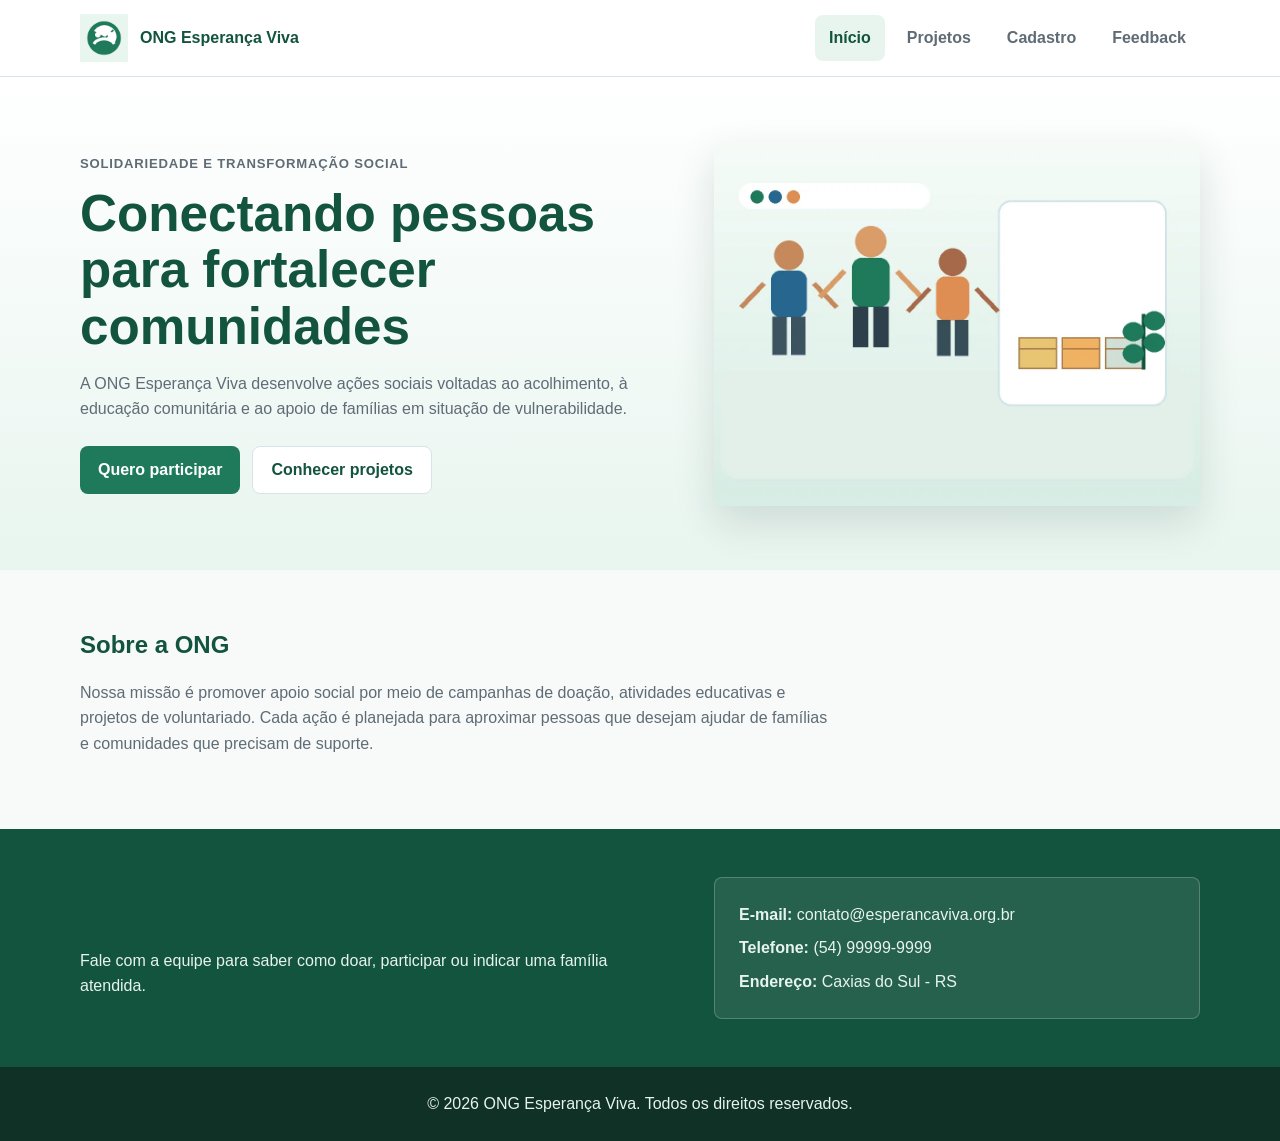
<file: index.html>
<!DOCTYPE html>
<html lang="pt-BR">
<head>
  <meta charset="UTF-8">
  <meta name="viewport" content="width=device-width, initial-scale=1.0">
  <meta name="description" content="Página inicial da ONG Esperança Viva, com informações institucionais e dados de contato.">
  <title>ONG Esperança Viva</title>
  <link rel="stylesheet" href="assets/css/style.css">
</head>
<body>
  <header class="topo">
    <div class="container barra-topo">
      <a class="marca" href="index.html" aria-label="Página inicial da ONG Esperança Viva">
        <picture>
          <source srcset="assets/img/logo.webp" type="image/webp">
          <img src="assets/img/logo.png" alt="Logotipo da ONG Esperança Viva">
        </picture>
        <span>ONG Esperança Viva</span>
      </a>

      <nav aria-label="Menu principal">
        <ul class="menu">
          <li><a href="index.html" aria-current="page">Início</a></li>
          <li><a href="projetos.html">Projetos</a></li>
          <li><a href="cadastro.html">Cadastro</a></li>
          <li><a href="feedback.html">Feedback</a></li>
        </ul>
      </nav>
    </div>
  </header>

  <main>
    <section class="hero">
      <div class="container hero-grid">
        <div class="hero-texto">
          <p class="etiqueta">Solidariedade e transformação social</p>
          <h1>Conectando pessoas para fortalecer comunidades</h1>
          <p>
            A ONG Esperança Viva desenvolve ações sociais voltadas ao acolhimento,
            à educação comunitária e ao apoio de famílias em situação de vulnerabilidade.
          </p>
          <div class="acoes">
            <a class="botao primario" href="cadastro.html">Quero participar</a>
            <a class="botao secundario" href="projetos.html">Conhecer projetos</a>
          </div>
        </div>

        <picture class="imagem-destaque">
          <source srcset="assets/img/institucional.webp" type="image/webp">
          <img src="assets/img/institucional.jpg" alt="Voluntários organizando doações para uma ação social comunitária">
        </picture>
      </div>
    </section>

    <section class="container secao" aria-labelledby="titulo-sobre">
      <div class="conteudo-limitado">
        <h2 id="titulo-sobre">Sobre a ONG</h2>
        <p>
          Nossa missão é promover apoio social por meio de campanhas de doação,
          atividades educativas e projetos de voluntariado. Cada ação é planejada
          para aproximar pessoas que desejam ajudar de famílias e comunidades que
          precisam de suporte.
        </p>
      </div>
    </section>

    <section class="faixa-contato" aria-labelledby="titulo-contato">
      <div class="container contato-grid">
        <div>
          <h2 id="titulo-contato">Entre em contato</h2>
          <p>Fale com a equipe para saber como doar, participar ou indicar uma família atendida.</p>
        </div>

        <address class="dados-contato">
          <p><strong>E-mail:</strong> contato@esperancaviva.org.br</p>
          <p><strong>Telefone:</strong> (54) 99999-9999</p>
          <p><strong>Endereço:</strong> Caxias do Sul - RS</p>
        </address>
      </div>
    </section>
  </main>

  <footer class="rodape">
    <div class="container">
      <p>&copy; 2026 ONG Esperança Viva. Todos os direitos reservados.</p>
    </div>
  </footer>
</body>
</html>
</file>
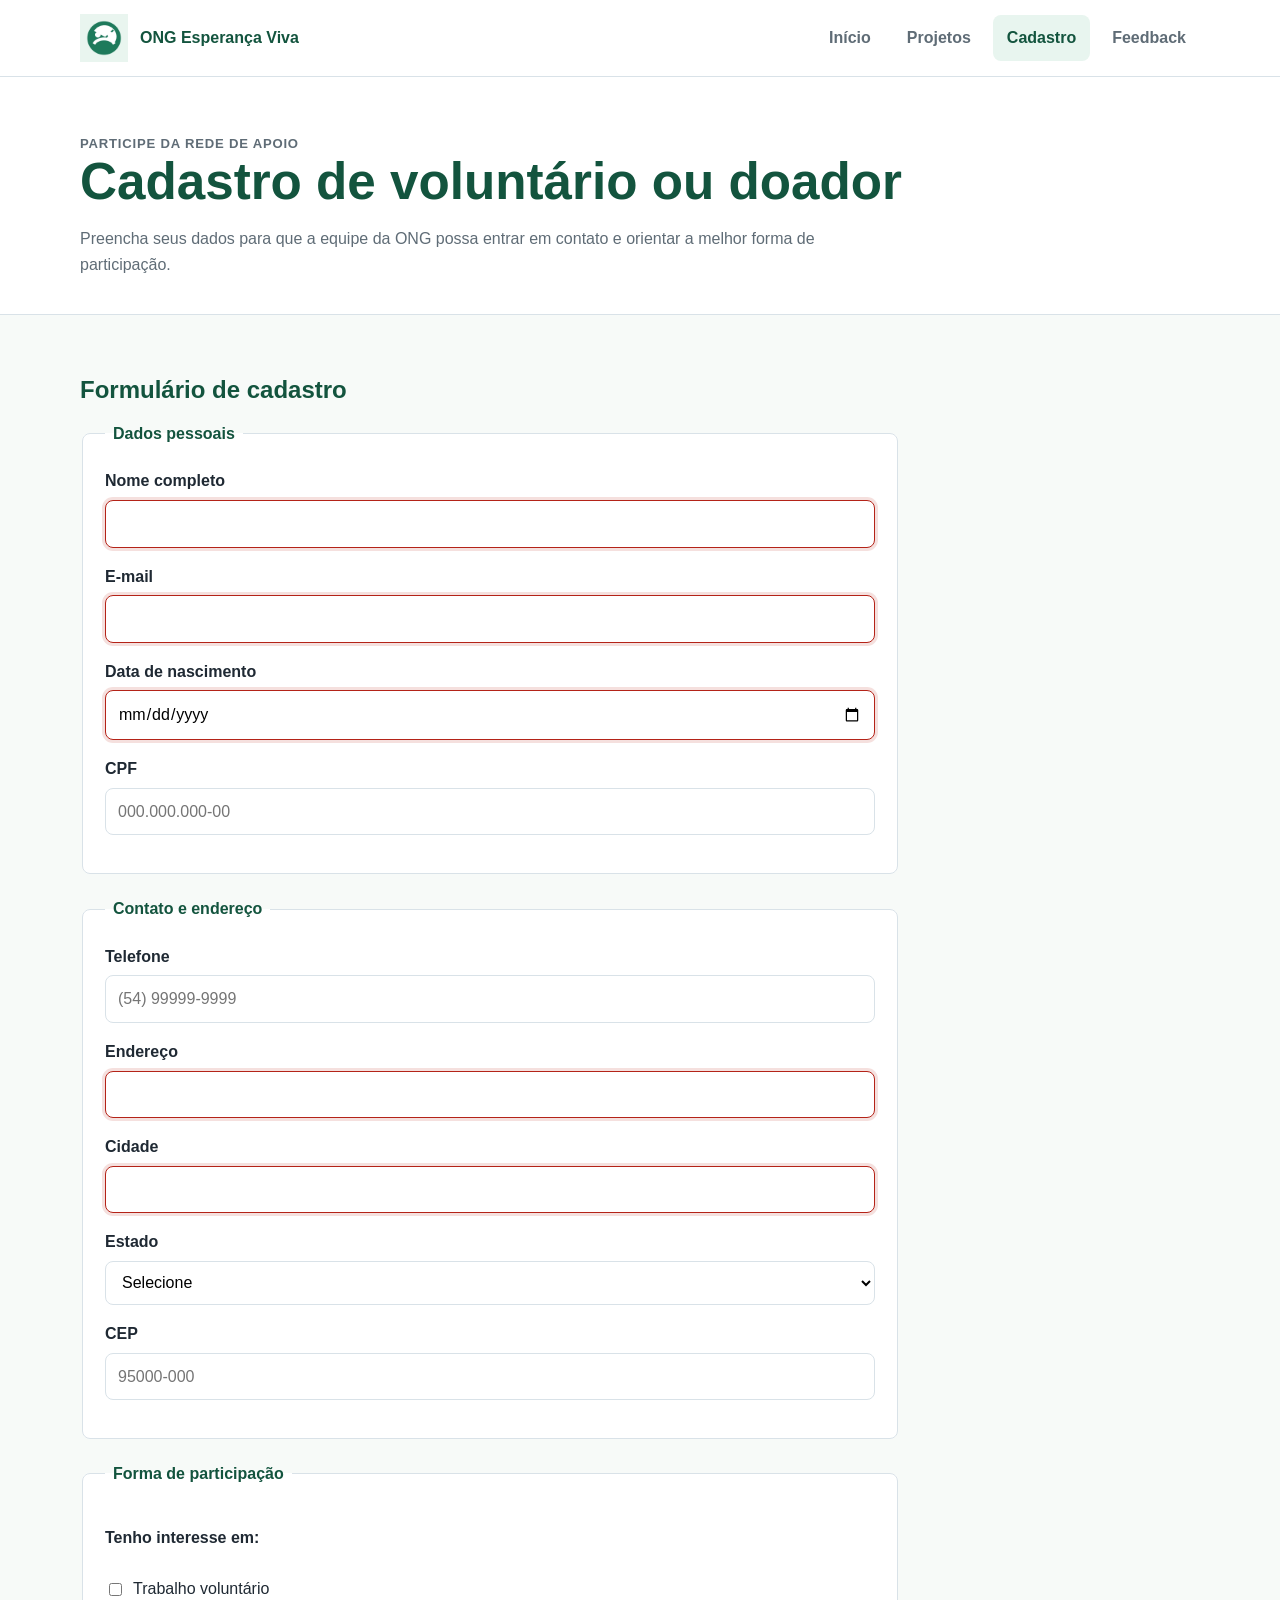
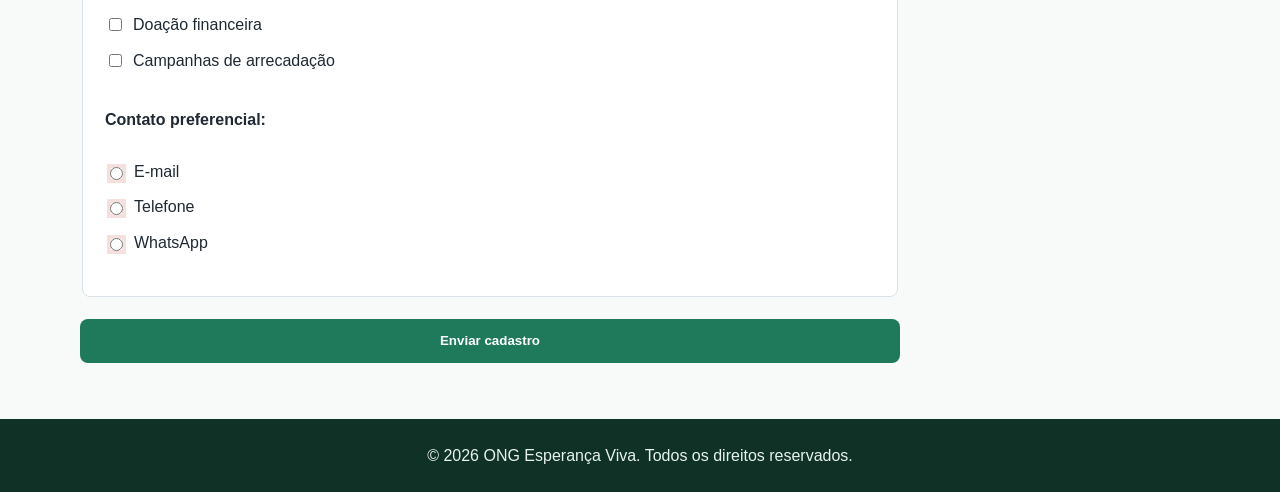
<file: cadastro.html>
<!DOCTYPE html>
<html lang="pt-BR">
<head>
  <meta charset="UTF-8">
  <meta name="viewport" content="width=device-width, initial-scale=1.0">
  <meta name="description" content="Formulário de cadastro para voluntários e doadores da ONG Esperança Viva.">
  <title>Cadastro | ONG Esperança Viva</title>
  <link rel="stylesheet" href="assets/css/style.css">
</head>
<body>
  <header class="topo">
    <div class="container barra-topo">
      <a class="marca" href="index.html" aria-label="Página inicial da ONG Esperança Viva">
        <picture>
          <source srcset="assets/img/logo.webp" type="image/webp">
          <img src="assets/img/logo.png" alt="Logotipo da ONG Esperança Viva">
        </picture>
        <span>ONG Esperança Viva</span>
      </a>

      <nav aria-label="Menu principal">
        <ul class="menu">
          <li><a href="index.html">Início</a></li>
          <li><a href="projetos.html">Projetos</a></li>
          <li><a href="cadastro.html" aria-current="page">Cadastro</a></li>
          <li><a href="feedback.html">Feedback</a></li>
        </ul>
      </nav>
    </div>
  </header>

  <main>
    <section class="pagina-titulo">
      <div class="container">
        <p class="etiqueta">Participe da rede de apoio</p>
        <h1>Cadastro de voluntário ou doador</h1>
        <p>
          Preencha seus dados para que a equipe da ONG possa entrar em contato
          e orientar a melhor forma de participação.
        </p>
      </div>
    </section>

    <section class="container secao-formulario" aria-labelledby="titulo-formulario">
      <h2 id="titulo-formulario">Formulário de cadastro</h2>

      <form action="#" method="post" class="formulario">
        <fieldset>
          <legend>Dados pessoais</legend>

          <div class="campo">
            <label for="nome">Nome completo</label>
            <input type="text" id="nome" name="nome" autocomplete="name" required>
          </div>

          <div class="campo">
            <label for="email">E-mail</label>
            <input type="email" id="email" name="email" autocomplete="email" required>
          </div>

          <div class="campo">
            <label for="nascimento">Data de nascimento</label>
            <input type="date" id="nascimento" name="nascimento" required>
          </div>

          <div class="campo">
            <label for="cpf">CPF</label>
            <input
              type="text"
              id="cpf"
              name="cpf"
              inputmode="numeric"
              placeholder="000.000.000-00"
              pattern="\d{3}\.\d{3}\.\d{3}-\d{2}"
              title="Digite o CPF no formato 000.000.000-00"
              required
            >
          </div>
        </fieldset>

        <fieldset>
          <legend>Contato e endereço</legend>

          <div class="campo">
            <label for="telefone">Telefone</label>
            <input
              type="tel"
              id="telefone"
              name="telefone"
              autocomplete="tel"
              placeholder="(54) 99999-9999"
              pattern="\(\d{2}\)\s?\d{4,5}-\d{4}"
              title="Digite o telefone no formato (54) 99999-9999"
              required
            >
          </div>

          <div class="campo">
            <label for="endereco">Endereço</label>
            <input type="text" id="endereco" name="endereco" autocomplete="street-address" required>
          </div>

          <div class="campo">
            <label for="cidade">Cidade</label>
            <input type="text" id="cidade" name="cidade" autocomplete="address-level2" required>
          </div>

          <div class="campo">
            <label for="estado">Estado</label>
            <select id="estado" name="estado" autocomplete="address-level1" required>
              <option value="">Selecione</option>
              <option value="RS">Rio Grande do Sul</option>
              <option value="SC">Santa Catarina</option>
              <option value="PR">Paraná</option>
              <option value="SP">São Paulo</option>
              <option value="RJ">Rio de Janeiro</option>
            </select>
          </div>

          <div class="campo">
            <label for="cep">CEP</label>
            <input
              type="text"
              id="cep"
              name="cep"
              inputmode="numeric"
              placeholder="95000-000"
              pattern="\d{5}-\d{3}"
              title="Digite o CEP no formato 95000-000"
              required
            >
          </div>
        </fieldset>

        <fieldset>
          <legend>Forma de participação</legend>

          <div class="grupo-opcoes">
            <p>Tenho interesse em:</p>
            <label><input type="checkbox" name="interesse" value="voluntariado"> Trabalho voluntário</label>
            <label><input type="checkbox" name="interesse" value="doacao"> Doação financeira</label>
            <label><input type="checkbox" name="interesse" value="campanhas"> Campanhas de arrecadação</label>
          </div>

          <div class="grupo-opcoes">
            <p>Contato preferencial:</p>
            <label><input type="radio" name="contato_preferencial" value="email" required> E-mail</label>
            <label><input type="radio" name="contato_preferencial" value="telefone"> Telefone</label>
            <label><input type="radio" name="contato_preferencial" value="whatsapp"> WhatsApp</label>
          </div>
        </fieldset>

        <button class="botao primario" type="submit">Enviar cadastro</button>
      </form>
    </section>
  </main>

  <footer class="rodape">
    <div class="container">
      <p>&copy; 2026 ONG Esperança Viva. Todos os direitos reservados.</p>
    </div>
  </footer>
</body>
</html>
</file>
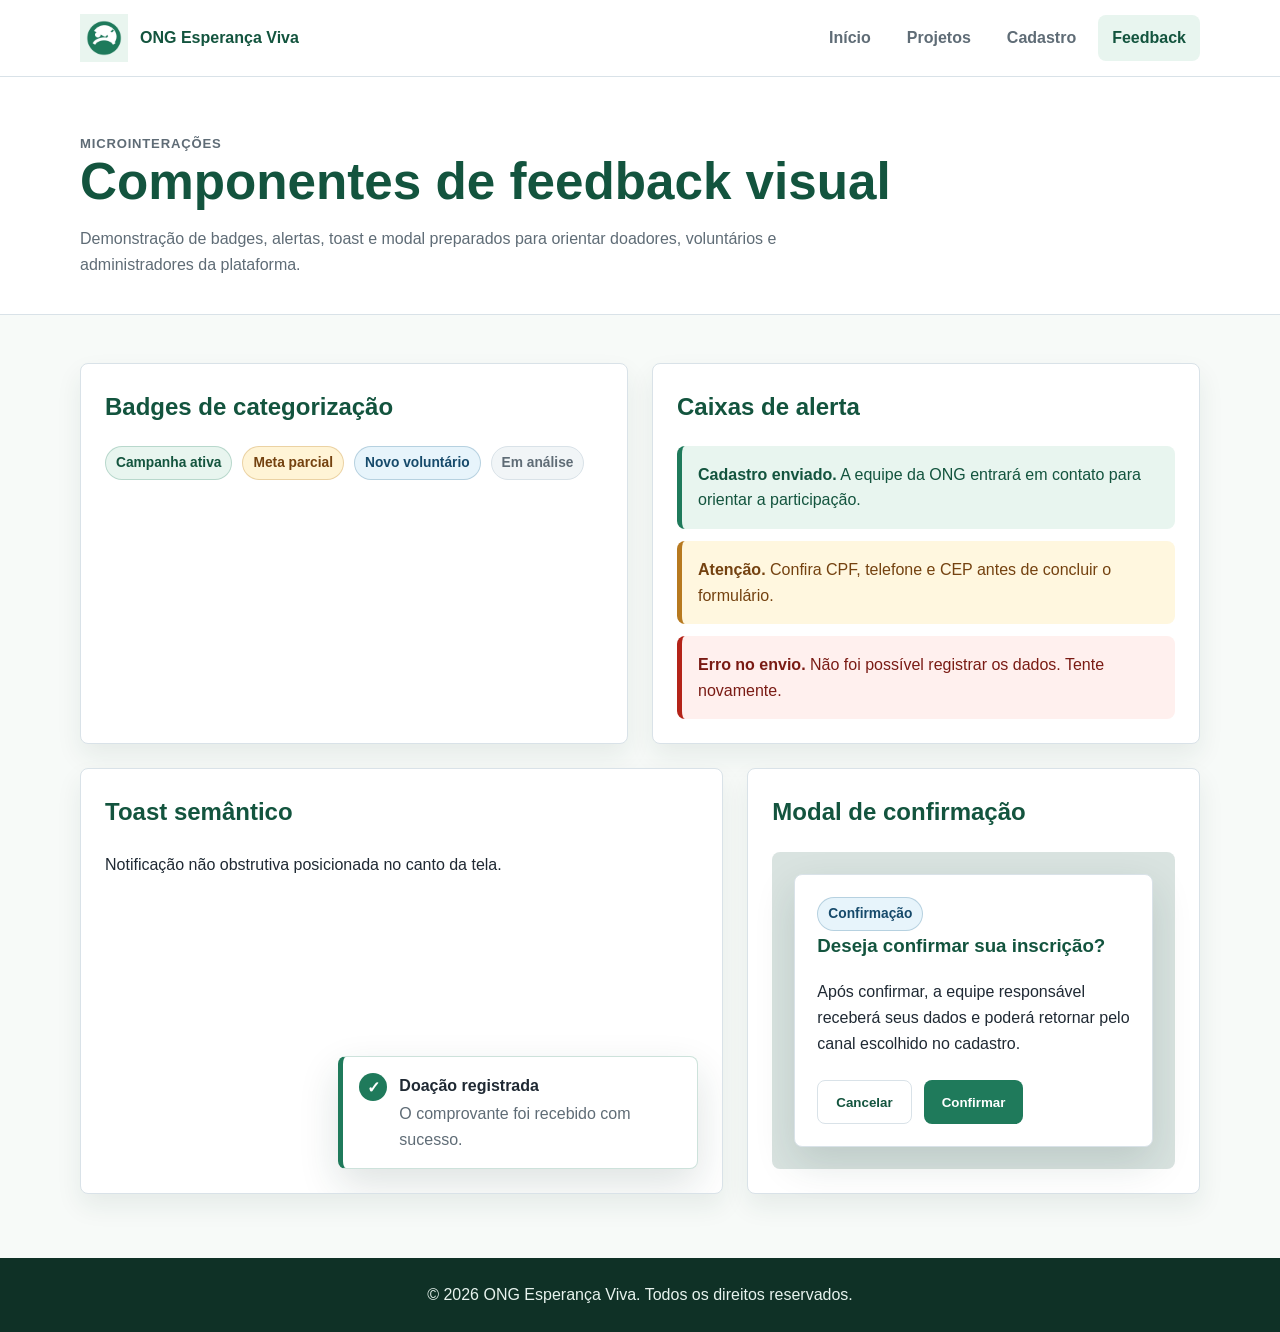
<file: feedback.html>
<!DOCTYPE html>
<html lang="pt-BR">
<head>
  <meta charset="UTF-8">
  <meta name="viewport" content="width=device-width, initial-scale=1.0">
  <meta name="description" content="Componentes de feedback visual da ONG Esperança Viva.">
  <title>Feedback Visual | ONG Esperança Viva</title>
  <link rel="stylesheet" href="assets/css/style.css">
</head>
<body>
  <header class="topo">
    <div class="container barra-topo">
      <a class="marca" href="index.html" aria-label="Página inicial da ONG Esperança Viva">
        <picture>
          <source srcset="assets/img/logo.webp" type="image/webp">
          <img src="assets/img/logo.png" alt="Logotipo da ONG Esperança Viva">
        </picture>
        <span>ONG Esperança Viva</span>
      </a>

      <nav aria-label="Menu principal">
        <ul class="menu">
          <li><a href="index.html">Início</a></li>
          <li><a href="projetos.html">Projetos</a></li>
          <li><a href="cadastro.html">Cadastro</a></li>
          <li><a href="feedback.html" aria-current="page">Feedback</a></li>
        </ul>
      </nav>
    </div>
  </header>

  <main>
    <section class="pagina-titulo">
      <div class="container">
        <p class="etiqueta">Microinterações</p>
        <h1>Componentes de feedback visual</h1>
        <p>
          Demonstração de badges, alertas, toast e modal preparados para
          orientar doadores, voluntários e administradores da plataforma.
        </p>
      </div>
    </section>

    <section class="container feedback-demo" aria-labelledby="titulo-badges">
      <div class="painel-feedback">
        <h2 id="titulo-badges">Badges de categorização</h2>
        <div class="linha-badges" aria-label="Exemplos de etiquetas semânticas">
          <span class="badge badge-sucesso">Campanha ativa</span>
          <span class="badge badge-alerta">Meta parcial</span>
          <span class="badge badge-info">Novo voluntário</span>
          <span class="badge badge-neutro">Em análise</span>
        </div>
      </div>

      <div class="painel-feedback">
        <h2>Caixas de alerta</h2>
        <div class="alerta alerta-sucesso" role="status">
          <strong>Cadastro enviado.</strong>
          A equipe da ONG entrará em contato para orientar a participação.
        </div>
        <div class="alerta alerta-atencao" role="alert">
          <strong>Atenção.</strong>
          Confira CPF, telefone e CEP antes de concluir o formulário.
        </div>
        <div class="alerta alerta-erro" role="alert">
          <strong>Erro no envio.</strong>
          Não foi possível registrar os dados. Tente novamente.
        </div>
      </div>

      <div class="painel-feedback painel-interacoes">
        <div>
          <h2>Toast semântico</h2>
          <p>Notificação não obstrutiva posicionada no canto da tela.</p>
        </div>
        <div class="toast-demo" role="status" aria-live="polite">
          <span class="toast-icone">✓</span>
          <div>
            <strong>Doação registrada</strong>
            <p>O comprovante foi recebido com sucesso.</p>
          </div>
        </div>
      </div>

      <div class="painel-feedback painel-modal">
        <h2>Modal de confirmação</h2>
        <div class="modal-demo" role="dialog" aria-modal="true" aria-labelledby="modal-titulo">
          <div class="modal-caixa">
            <span class="badge badge-info">Confirmação</span>
            <h3 id="modal-titulo">Deseja confirmar sua inscrição?</h3>
            <p>
              Após confirmar, a equipe responsável receberá seus dados e poderá
              retornar pelo canal escolhido no cadastro.
            </p>
            <div class="acoes">
              <button class="botao secundario" type="button">Cancelar</button>
              <button class="botao primario" type="button">Confirmar</button>
            </div>
          </div>
        </div>
      </div>
    </section>
  </main>

  <footer class="rodape">
    <div class="container">
      <p>&copy; 2026 ONG Esperança Viva. Todos os direitos reservados.</p>
    </div>
  </footer>
</body>
</html>
</file>
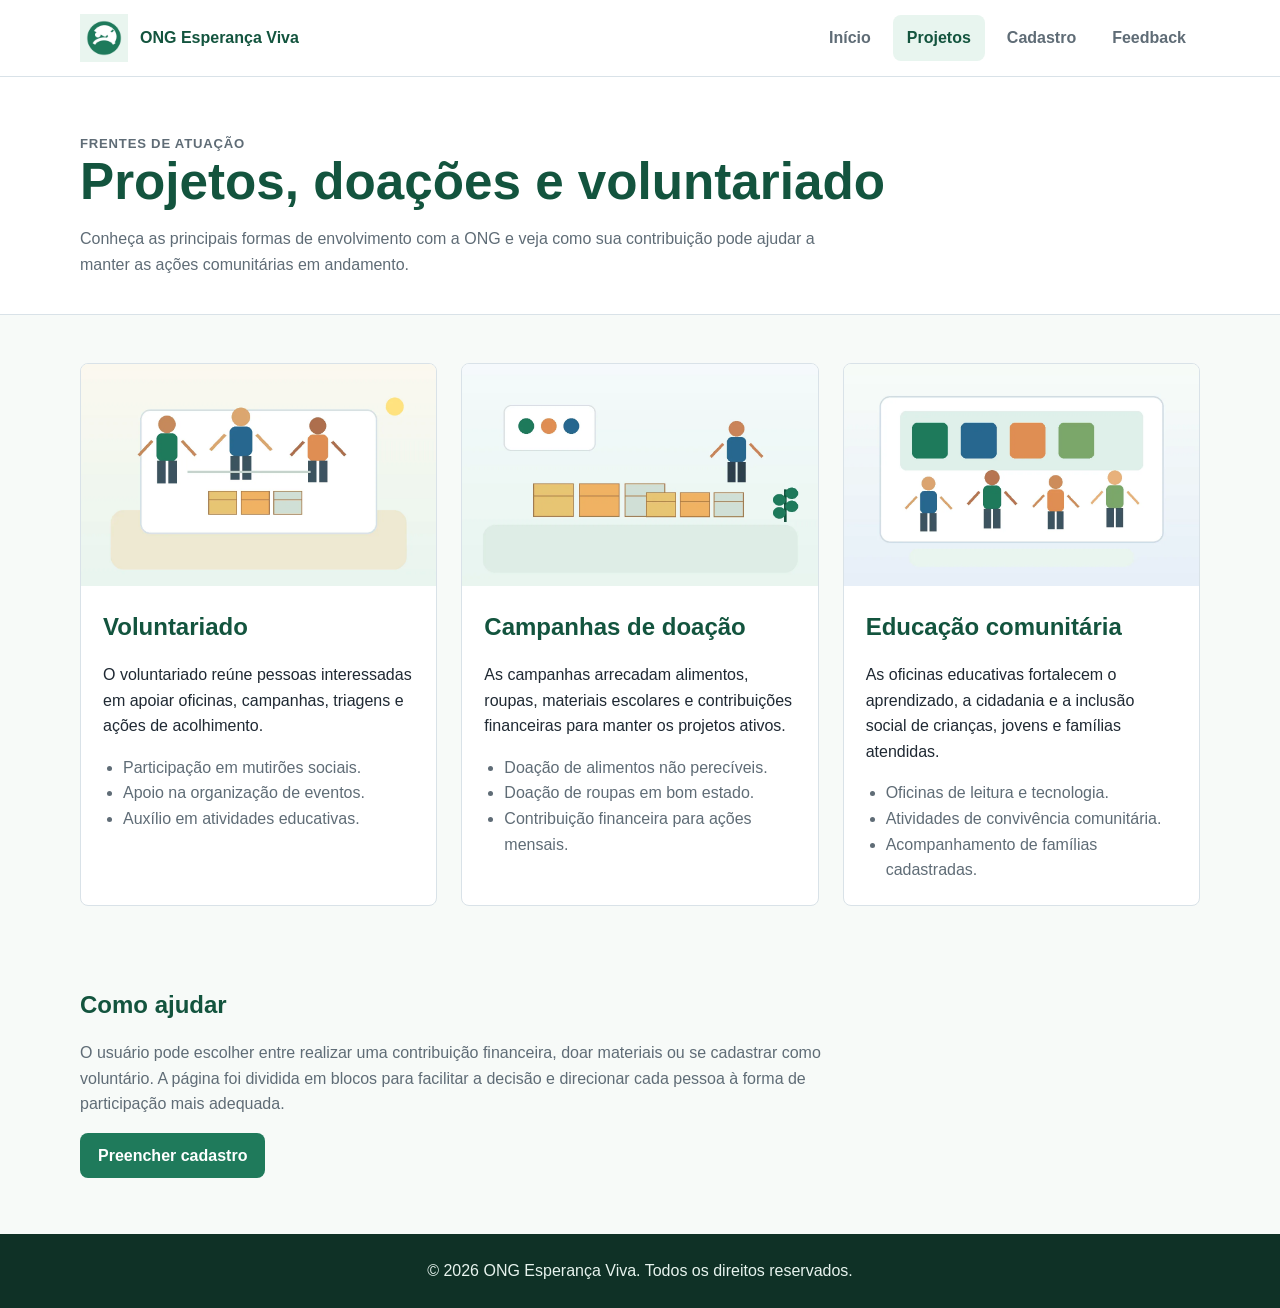
<file: projetos.html>
<!DOCTYPE html>
<html lang="pt-BR">
<head>
  <meta charset="UTF-8">
  <meta name="viewport" content="width=device-width, initial-scale=1.0">
  <meta name="description" content="Projetos, campanhas de doação e oportunidades de voluntariado da ONG Esperança Viva.">
  <title>Projetos | ONG Esperança Viva</title>
  <link rel="stylesheet" href="assets/css/style.css">
</head>
<body>
  <header class="topo">
    <div class="container barra-topo">
      <a class="marca" href="index.html" aria-label="Página inicial da ONG Esperança Viva">
        <picture>
          <source srcset="assets/img/logo.webp" type="image/webp">
          <img src="assets/img/logo.png" alt="Logotipo da ONG Esperança Viva">
        </picture>
        <span>ONG Esperança Viva</span>
      </a>

      <nav aria-label="Menu principal">
        <ul class="menu">
          <li><a href="index.html">Início</a></li>
          <li><a href="projetos.html" aria-current="page">Projetos</a></li>
          <li><a href="cadastro.html">Cadastro</a></li>
          <li><a href="feedback.html">Feedback</a></li>
        </ul>
      </nav>
    </div>
  </header>

  <main>
    <section class="pagina-titulo">
      <div class="container">
        <p class="etiqueta">Frentes de atuação</p>
        <h1>Projetos, doações e voluntariado</h1>
        <p>
          Conheça as principais formas de envolvimento com a ONG e veja como sua
          contribuição pode ajudar a manter as ações comunitárias em andamento.
        </p>
      </div>
    </section>

    <section class="container cards" aria-label="Blocos informativos dos projetos">
      <article class="card">
        <picture>
          <source srcset="assets/img/voluntariado.webp" type="image/webp">
          <img src="assets/img/voluntariado.jpg" alt="Grupo de voluntários preparando materiais para uma atividade comunitária">
        </picture>
        <div class="card-corpo">
          <h2>Voluntariado</h2>
          <p>
            O voluntariado reúne pessoas interessadas em apoiar oficinas,
            campanhas, triagens e ações de acolhimento.
          </p>
          <ul>
            <li>Participação em mutirões sociais.</li>
            <li>Apoio na organização de eventos.</li>
            <li>Auxílio em atividades educativas.</li>
          </ul>
        </div>
      </article>

      <article class="card">
        <picture>
          <source srcset="assets/img/doacoes.webp" type="image/webp">
          <img src="assets/img/doacoes.jpg" alt="Caixas com roupas, alimentos e materiais arrecadados para doação">
        </picture>
        <div class="card-corpo">
          <h2>Campanhas de doação</h2>
          <p>
            As campanhas arrecadam alimentos, roupas, materiais escolares e
            contribuições financeiras para manter os projetos ativos.
          </p>
          <ul>
            <li>Doação de alimentos não perecíveis.</li>
            <li>Doação de roupas em bom estado.</li>
            <li>Contribuição financeira para ações mensais.</li>
          </ul>
        </div>
      </article>

      <article class="card">
        <picture>
          <source srcset="assets/img/educacao.webp" type="image/webp">
          <img src="assets/img/educacao.jpg" alt="Crianças e jovens participando de uma oficina educativa">
        </picture>
        <div class="card-corpo">
          <h2>Educação comunitária</h2>
          <p>
            As oficinas educativas fortalecem o aprendizado, a cidadania e a
            inclusão social de crianças, jovens e famílias atendidas.
          </p>
          <ul>
            <li>Oficinas de leitura e tecnologia.</li>
            <li>Atividades de convivência comunitária.</li>
            <li>Acompanhamento de famílias cadastradas.</li>
          </ul>
        </div>
      </article>
    </section>

    <section class="container secao" aria-labelledby="como-ajudar">
      <div class="conteudo-limitado">
        <h2 id="como-ajudar">Como ajudar</h2>
        <p>
          O usuário pode escolher entre realizar uma contribuição financeira,
          doar materiais ou se cadastrar como voluntário. A página foi dividida
          em blocos para facilitar a decisão e direcionar cada pessoa à forma de
          participação mais adequada.
        </p>
        <a class="botao primario" href="cadastro.html">Preencher cadastro</a>
      </div>
    </section>
  </main>

  <footer class="rodape">
    <div class="container">
      <p>&copy; 2026 ONG Esperança Viva. Todos os direitos reservados.</p>
    </div>
  </footer>
</body>
</html>
</file>
<file: assets/css/style.css>
:root {
  --verde: #1f7a5b;
  --verde-escuro: #13543e;
  --verde-claro: #e8f5ef;
  --azul: #27678f;
  --sucesso: #1f7a5b;
  --alerta: #b7791f;
  --erro: #b42318;
  --info: #27678f;
  --texto: #1f2933;
  --muted: #5f6c76;
  --borda: #d9e2e8;
  --fundo: #f7faf8;
  --branco: #ffffff;
  --sombra: 0 16px 40px rgba(23, 59, 47, 0.14);
}

* {
  box-sizing: border-box;
}

body {
  margin: 0;
  font-family: Arial, Helvetica, sans-serif;
  color: var(--texto);
  background: var(--fundo);
  line-height: 1.6;
}

img {
  display: block;
  max-width: 100%;
}

a {
  color: inherit;
}

.container {
  width: min(1120px, calc(100% - 32px));
  margin: 0 auto;
}

.topo {
  background: var(--branco);
  border-bottom: 1px solid var(--borda);
  position: sticky;
  top: 0;
  z-index: 10;
}

.barra-topo {
  min-height: 76px;
  display: flex;
  align-items: center;
  justify-content: space-between;
  gap: 24px;
}

.marca {
  display: inline-flex;
  align-items: center;
  gap: 12px;
  text-decoration: none;
  font-weight: 700;
  color: var(--verde-escuro);
}

.marca img {
  width: 48px;
  height: 48px;
}

.menu {
  list-style: none;
  display: flex;
  align-items: center;
  gap: 8px;
  margin: 0;
  padding: 0;
}

.menu a {
  display: inline-flex;
  padding: 10px 14px;
  border-radius: 8px;
  text-decoration: none;
  color: var(--muted);
  font-weight: 700;
}

.menu a:hover,
.menu a[aria-current="page"] {
  background: var(--verde-claro);
  color: var(--verde-escuro);
}

.hero {
  padding: 64px 0;
  background: linear-gradient(180deg, var(--branco), var(--verde-claro));
}

.hero-grid,
.contato-grid {
  display: grid;
  grid-template-columns: 1.1fr 0.9fr;
  gap: 40px;
  align-items: center;
}

.hero h1,
.pagina-titulo h1 {
  margin: 0 0 16px;
  font-size: clamp(2rem, 4vw, 3.3rem);
  line-height: 1.1;
  color: var(--verde-escuro);
}

.hero p,
.pagina-titulo p,
.secao p {
  color: var(--muted);
}

.etiqueta {
  margin: 0 0 12px;
  color: var(--azul);
  font-weight: 700;
  text-transform: uppercase;
  letter-spacing: 0.06em;
  font-size: 0.82rem;
}

.acoes {
  display: flex;
  flex-wrap: wrap;
  gap: 12px;
  margin-top: 24px;
}

.botao {
  display: inline-flex;
  justify-content: center;
  align-items: center;
  min-height: 44px;
  padding: 10px 18px;
  border: 0;
  border-radius: 8px;
  font-weight: 700;
  text-decoration: none;
  cursor: pointer;
  transition: background-color 0.25s ease, color 0.25s ease, box-shadow 0.25s ease, transform 0.2s ease;
}

.botao.primario {
  color: var(--branco);
  background: var(--verde);
}

.botao.primario:hover {
  background: var(--verde-escuro);
  box-shadow: 0 8px 20px rgba(23, 59, 47, 0.22);
}

.botao.secundario {
  color: var(--verde-escuro);
  background: var(--branco);
  border: 1px solid var(--borda);
}

.botao.secundario:hover {
  border-color: var(--verde);
  box-shadow: 0 8px 20px rgba(23, 59, 47, 0.12);
}

.botao:focus-visible {
  outline: 3px solid rgba(31, 122, 91, 0.35);
  outline-offset: 3px;
}

.botao:active {
  transform: scale(0.98);
}

.botao:disabled,
.botao[aria-disabled="true"] {
  opacity: 0.55;
  cursor: not-allowed;
  box-shadow: none;
}

.imagem-destaque img,
.card img {
  width: 100%;
  object-fit: cover;
}

.imagem-destaque img {
  aspect-ratio: 4 / 3;
  border-radius: 8px;
  box-shadow: var(--sombra);
}

.secao,
.secao-formulario {
  padding: 56px 0;
}

.conteudo-limitado {
  max-width: 760px;
}

.secao h2,
.faixa-contato h2,
.secao-formulario h2,
.card h2 {
  margin: 0 0 12px;
  color: var(--verde-escuro);
}

.faixa-contato {
  padding: 48px 0;
  background: var(--verde-escuro);
  color: var(--branco);
}

.faixa-contato p {
  margin: 0;
  color: #e7f3ee;
}

.dados-contato {
  padding: 24px;
  border: 1px solid rgba(255, 255, 255, 0.22);
  border-radius: 8px;
  font-style: normal;
  background: rgba(255, 255, 255, 0.08);
}

.dados-contato p + p {
  margin-top: 8px;
}

.pagina-titulo {
  padding: 56px 0 36px;
  background: var(--branco);
  border-bottom: 1px solid var(--borda);
}

.pagina-titulo p {
  max-width: 760px;
  margin: 0;
}

.cards {
  padding: 48px 0 24px;
  display: grid;
  grid-template-columns: repeat(3, 1fr);
  gap: 24px;
}

.card {
  background: var(--branco);
  border: 1px solid var(--borda);
  border-radius: 8px;
  overflow: hidden;
}

.card img {
  aspect-ratio: 16 / 10;
}

.card-corpo {
  padding: 22px;
}

.card ul {
  padding-left: 20px;
  margin-bottom: 0;
  color: var(--muted);
}

.formulario {
  max-width: 820px;
  display: grid;
  gap: 22px;
}

fieldset {
  border: 1px solid var(--borda);
  border-radius: 8px;
  padding: 22px;
  background: var(--branco);
}

legend {
  padding: 0 8px;
  color: var(--verde-escuro);
  font-weight: 700;
}

.campo {
  display: grid;
  gap: 6px;
  margin-bottom: 16px;
}

label,
.grupo-opcoes p {
  font-weight: 700;
  color: var(--texto);
}

input,
select {
  width: 100%;
  min-height: 44px;
  border: 1px solid var(--borda);
  border-radius: 8px;
  padding: 10px 12px;
  font: inherit;
  background: var(--branco);
  transition: border-color 0.25s ease, box-shadow 0.25s ease;
}

input:focus,
select:focus {
  outline: 3px solid rgba(31, 122, 91, 0.22);
  border-color: var(--verde);
}

input:valid,
select:valid {
  border-color: rgba(31, 122, 91, 0.72);
}

input:invalid:not(:placeholder-shown) {
  border-color: var(--erro);
  box-shadow: 0 0 0 3px rgba(180, 35, 24, 0.14);
}

.grupo-opcoes {
  display: grid;
  gap: 10px;
  margin: 0 0 18px;
}

.grupo-opcoes label {
  display: inline-flex;
  align-items: center;
  gap: 8px;
  font-weight: 400;
}

.grupo-opcoes input {
  width: auto;
  min-height: auto;
}

.rodape {
  padding: 24px 0;
  background: #0f3126;
  color: #e7f3ee;
  text-align: center;
}

.rodape p {
  margin: 0;
}

.feedback-demo {
  padding: 48px 0 64px;
  display: grid;
  grid-template-columns: repeat(12, minmax(0, 1fr));
  gap: 24px;
}

.painel-feedback {
  grid-column: span 6;
  padding: 24px;
  background: var(--branco);
  border: 1px solid var(--borda);
  border-radius: 8px;
  box-shadow: 0 12px 26px rgba(23, 59, 47, 0.08);
}

.painel-feedback h2,
.painel-feedback h3 {
  margin-top: 0;
  color: var(--verde-escuro);
}

.linha-badges {
  display: flex;
  flex-wrap: wrap;
  gap: 10px;
}

.badge {
  display: inline-flex;
  align-items: center;
  min-height: 30px;
  padding: 5px 10px;
  border-radius: 999px;
  font-size: 0.86rem;
  font-weight: 700;
  border: 1px solid transparent;
}

.badge-sucesso {
  color: var(--verde-escuro);
  background: var(--verde-claro);
  border-color: rgba(31, 122, 91, 0.24);
}

.badge-alerta {
  color: #744210;
  background: #fff4d6;
  border-color: rgba(183, 121, 31, 0.28);
}

.badge-info {
  color: #164a6b;
  background: #e7f4fb;
  border-color: rgba(39, 103, 143, 0.25);
}

.badge-neutro {
  color: var(--muted);
  background: #f1f5f7;
  border-color: var(--borda);
}

.alerta {
  padding: 16px;
  border-radius: 8px;
  border-left: 5px solid;
}

.alerta + .alerta {
  margin-top: 12px;
}

.alerta-sucesso {
  color: var(--verde-escuro);
  background: var(--verde-claro);
  border-color: var(--sucesso);
}

.alerta-atencao {
  color: #744210;
  background: #fff7df;
  border-color: var(--alerta);
}

.alerta-erro {
  color: #7a1b14;
  background: #fff0ee;
  border-color: var(--erro);
}

.painel-interacoes {
  grid-column: span 7;
  min-height: 260px;
  position: relative;
  overflow: hidden;
}

.toast-demo {
  position: absolute;
  right: 24px;
  bottom: 24px;
  display: flex;
  align-items: flex-start;
  gap: 12px;
  width: min(360px, calc(100% - 48px));
  padding: 16px;
  color: var(--texto);
  background: var(--branco);
  border: 1px solid rgba(31, 122, 91, 0.22);
  border-left: 5px solid var(--sucesso);
  border-radius: 8px;
  box-shadow: var(--sombra);
}

.toast-demo p {
  margin: 2px 0 0;
  color: var(--muted);
}

.toast-icone {
  display: inline-flex;
  align-items: center;
  justify-content: center;
  flex: 0 0 28px;
  height: 28px;
  border-radius: 50%;
  color: var(--branco);
  background: var(--sucesso);
  font-weight: 700;
}

.painel-modal {
  grid-column: span 5;
}

.modal-demo {
  display: grid;
  place-items: center;
  min-height: 260px;
  padding: 22px;
  border-radius: 8px;
  background: rgba(19, 84, 62, 0.16);
}

.modal-caixa {
  width: min(440px, 100%);
  padding: 22px;
  background: var(--branco);
  border: 1px solid var(--borda);
  border-radius: 8px;
  box-shadow: var(--sombra);
}

@media (max-width: 820px) {
  .barra-topo,
  .hero-grid,
  .contato-grid {
    grid-template-columns: 1fr;
  }

  .barra-topo {
    display: grid;
    justify-items: start;
    padding: 14px 0;
  }

  .menu {
    flex-wrap: wrap;
  }

  .cards {
    grid-template-columns: 1fr;
  }

  .painel-feedback,
  .painel-interacoes,
  .painel-modal {
    grid-column: span 12;
  }
}

@media (max-width: 520px) {
  .hero {
    padding: 40px 0;
  }

  .acoes,
  .botao {
    width: 100%;
  }

  fieldset {
    padding: 18px;
  }

  .feedback-demo {
    gap: 16px;
  }

  .painel-feedback {
    padding: 18px;
  }

  .toast-demo {
    position: static;
    width: 100%;
    margin-top: 18px;
  }
}
</file>
